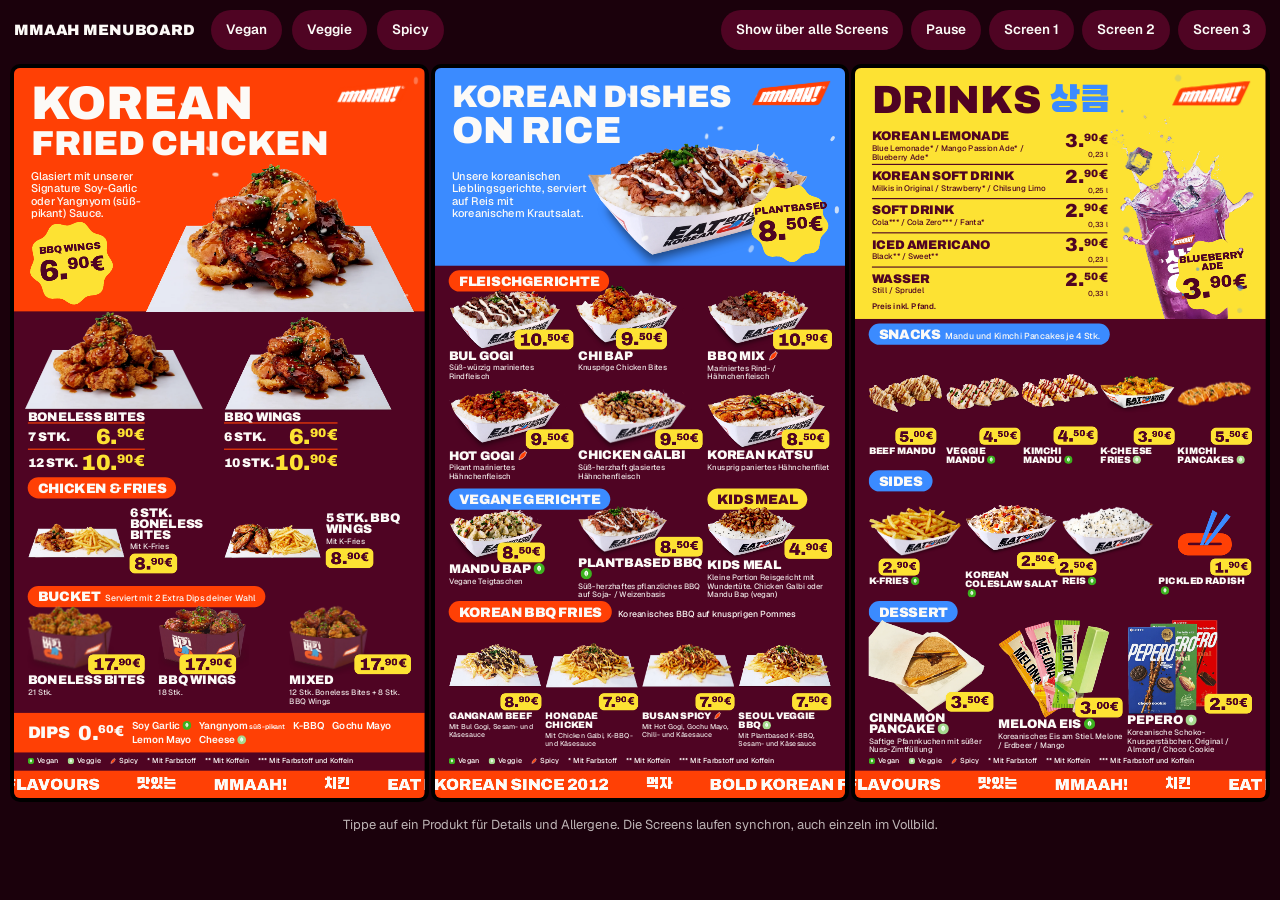
<file: index.html>
<!doctype html>
<html lang="de">
<head>
<meta name="robots" content="noindex, nofollow">
<meta charset="utf-8">
<meta name="viewport" content="width=device-width, initial-scale=1, viewport-fit=cover">
<title>Mmaah Menuboard, drei Screens</title>
<meta name="theme-color" content="#1b010c">
<link rel="icon" href="assets/food/korean-fried-chicken-7st.webp">
<link rel="stylesheet" href="css/board.css">
<style>
html, body { margin: 0; min-height: 100%; background: #1b010c; color: #fcfaf7; font-family: "MB Text", sans-serif; }
.leiste { position: sticky; top: 0; z-index: 60; display: flex; flex-wrap: wrap; align-items: center; gap: 8px 10px; padding: 10px 14px; background: #1b010c; }
.leiste strong { font: 900 15px/1 "MB Display", sans-serif; text-transform: uppercase; letter-spacing: -.01em; margin-right: 6px; }
.knopf { font: 600 13.5px/1 "MB Text", sans-serif; padding: 11px 15px; min-height: 40px; border-radius: 99px; background: #4f0423; color: #fcfaf7; }
.knopf:hover { background: #6a0a33; }
.knopf[aria-pressed="true"] { background: #ff4005; }
.rechts { margin-left: auto; display: flex; gap: 8px; flex-wrap: wrap; }
a.knopf { text-decoration: none; display: inline-flex; align-items: center; }
.wand { display: flex; justify-content: center; gap: var(--spalt); padding: 8px 14px 18px; --spalt: 10px; }
.rahmen { position: relative; flex: none; background: #000; border-radius: 6px; outline: 4px solid #000; overflow: hidden; }
.tipp { padding: 0 14px 18px; font-size: 13px; opacity: .72; text-align: center; }
@media (max-width: 820px) {
  .wand { justify-content: flex-start; overflow-x: auto; scroll-snap-type: x mandatory; -webkit-overflow-scrolling: touch; padding: 8px 12px 16px; }
  .rahmen { scroll-snap-align: center; }
  .leiste { flex-wrap: nowrap; overflow-x: auto; scrollbar-width: none; }
  .leiste::-webkit-scrollbar { display: none; }
  .leiste strong { display: none; }
  .knopf { flex: none; white-space: nowrap; }
  .rechts { margin-left: 0; flex-wrap: nowrap; }
}
</style>
</head>
<body>
<div class="leiste" role="toolbar" aria-label="Menuboard Steuerung">
  <strong>Mmaah Menuboard</strong>
  <button class="knopf" data-f="vegan" aria-pressed="false" type="button">Vegan</button>
  <button class="knopf" data-f="veggie" aria-pressed="false" type="button">Veggie</button>
  <button class="knopf" data-f="spicy" aria-pressed="false" type="button">Spicy</button>
  <div class="rechts">
    <button class="knopf" id="show" type="button">Show über alle Screens</button>
    <button class="knopf" id="pause" aria-pressed="false" type="button">Pause</button>
    <a class="knopf" href="tv.html?tv=1" target="_blank" rel="noopener">Screen 1</a>
    <a class="knopf" href="tv.html?tv=2" target="_blank" rel="noopener">Screen 2</a>
    <a class="knopf" href="tv.html?tv=3" target="_blank" rel="noopener">Screen 3</a>
  </div>
</div>
<main class="wand" id="wand">
  <div class="rahmen"><div class="b" aria-label="Screen 1, Korean Fried Chicken"></div></div>
  <div class="rahmen"><div class="b" aria-label="Screen 2, Reisgerichte und BBQ Fries"></div></div>
  <div class="rahmen"><div class="b" aria-label="Screen 3, Drinks, Snacks, Sides und Dessert"></div></div>
</main>
<p class="tipp">Tippe auf ein Produkt für Details und Allergene. Die Screens laufen synchron, auch einzeln im Vollbild.</p>
<script src="js/daten.js"></script>
<script src="js/allergene.js"></script>
<script src="js/board.js"></script>
<script>
(function () {
  var rahmen = [].slice.call(document.querySelectorAll(".rahmen")), hosts = [].slice.call(document.querySelectorAll(".b"));
  var wand = document.getElementById("wand"), leiste = document.querySelector(".leiste");
  function passt() {
    var eng = innerWidth <= 820;
    var hoehe = innerHeight - leiste.offsetHeight - 58;
    var breite = eng ? innerWidth - 40 : (innerWidth - 28 - 20) / 3;
    var s = eng ? breite / 1080 : Math.min(breite / 1080, hoehe / 1920);
    rahmen.forEach(function (r, i) {
      r.style.width = 1080 * s + "px"; r.style.height = 1920 * s + "px";
      hosts[i].style.transform = "scale(" + s + ")";
    });
  }
  MB.start(hosts.map(function (h, i) { return { el: h, nr: i + 1 }; }), { art: "m" }).then(function () {
    passt(); addEventListener("resize", passt);
    MB.laden();
    var pause = false, versatz = 0, stand = 0;
    (function schleife() {
      if (!pause) { stand = (Date.now() / 1000 + versatz) % MB.LOOP; MB.zeit(stand); }
      requestAnimationFrame(schleife);
    })();
    document.getElementById("pause").addEventListener("click", function () {
      if (pause) versatz = (stand - Date.now() / 1000) % MB.LOOP;
      pause = !pause; this.setAttribute("aria-pressed", pause); this.textContent = pause ? "Weiter" : "Pause";
    });
    document.getElementById("show").addEventListener("click", function () {
      /* Springt direkt zur Animation über alle drei Screens */
      versatz = (23.7 - Date.now() / 1000) % MB.LOOP;
      if (pause) { pause = false; var p = document.getElementById("pause"); p.setAttribute("aria-pressed", false); p.textContent = "Pause"; }
    });
    var filter = null, knoepfe = [].slice.call(document.querySelectorAll("[data-f]"));
    knoepfe.forEach(function (k) {
      k.addEventListener("click", function () {
        filter = filter === k.dataset.f ? null : k.dataset.f;
        knoepfe.forEach(function (x) { x.setAttribute("aria-pressed", x.dataset.f === filter); });
        MB.filter(filter);
      });
    });
    addEventListener("keydown", function (e) {
      if (e.key === " ") { e.preventDefault(); document.getElementById("pause").click(); }
      if (e.key === "Escape") { MB.boards.forEach(function (b) { b.schliesse(); }); }
    });
  });
})();
</script>
</body>
</html>
</file>
<file: css/board.css>
/* Mmaah Menuboard. Jeder Screen ist 1080 x 1920 Pixel und wird als Ganzes skaliert.
   National 2 ist lizenziert und kommt nur vom Rechner (local), online springt Archivo ein. Das Video wird lokal mit National 2 gerendert. */
@font-face { font-family: "MB Display"; src: local("National 2 Black"), local("National2-Black"), url(../assets/fonts/archivo.woff2) format("woff2"); font-weight: 100 900; font-display: block; }
@font-face { font-family: "MB Text"; src: local("National 2 Medium"), local("National2-Medium"), url(../assets/fonts/geist.woff2) format("woff2"); font-weight: 100 900; font-display: block; }
@font-face { font-family: "MB Han"; src: url(../assets/fonts/blackhansans.woff2) format("woff2"); font-display: block; }

:root { --o: #ff4005; --p: #4f0423; --b: #3b8bff; --g: #fde233; --c: #fcfaf7; --gruen: #3db11f; --hgruen: #a6d98f; }
* { box-sizing: border-box; margin: 0; }
button { font: inherit; color: inherit; background: none; border: 0; padding: 0; text-align: left; cursor: pointer; -webkit-tap-highlight-color: transparent; }

.tv { position: absolute; left: 0; top: 0; width: 1080px; height: 1920px; overflow: hidden; background: var(--p); color: var(--c); font-family: "MB Text", sans-serif; font-weight: 500; transform-origin: 0 0; user-select: none; }
.d { font-family: "MB Display", sans-serif; font-weight: 900; text-transform: uppercase; letter-spacing: -.014em; line-height: .86; }
.han { font-family: "MB Han", sans-serif; font-weight: 400; letter-spacing: 0; text-transform: none; }
.fit { display: block; white-space: nowrap; width: max-content; }

/* Preis wie in der Mmaah Karte: hochgestellte Cent */
.pr { display: inline-flex; align-items: flex-start; font-family: "MB Display", sans-serif; font-weight: 900; color: var(--g); line-height: .9; letter-spacing: -.02em; font-size: 58px; white-space: nowrap; }
.pr sup { font-size: .56em; line-height: 1; margin-top: .02em; letter-spacing: 0; }
.pr i { font-style: normal; font-size: .72em; margin-left: .04em; margin-top: .06em; }

/* Zeichen */
.tg { display: inline-flex; gap: 6px; vertical-align: -.1em; margin-left: .22em; }
.ic { width: .9em; height: .9em; display: inline-block; flex: none; }

/* Hero */
.hero { position: absolute; left: 0; right: 0; top: 0; overflow: hidden; }
.hero--o { background: var(--o); } .hero--b { background: var(--b); } .hero--g { background: var(--g); color: var(--p); }
.h-titel { position: absolute; left: 44px; top: 40px; z-index: 3; }
.h-unter { position: absolute; left: 44px; z-index: 3; font-size: 29px; line-height: 1.14; font-weight: 500; }
.h-logo { position: absolute; right: 40px; z-index: 5; width: 206px; }
.h-logo svg { display: block; width: 100%; height: auto; }
.h-akt { position: absolute; inset: 0; will-change: transform, opacity; visibility: hidden; }
.h-bild { position: absolute; will-change: transform; }
.h-bild img, .h-bild canvas { display: block; width: 100%; height: auto; }
.siegel { position: absolute; z-index: 4; will-change: transform; color: var(--p); display: flex; align-items: center; justify-content: center; text-align: center; }
.siegel svg { position: absolute; inset: 0; width: 100%; height: 100%; }
.siegel > div { position: relative; }
.siegel .pr { color: var(--p); font-size: 78px; }
.s-name { font-size: 26px; display: block; margin-bottom: 7px; line-height: .94; }
.siegel > div { max-width: 82%; }
.teilchen { position: absolute; border-radius: 50%; z-index: 2; pointer-events: none; }

/* Bereiche */
.pille { display: inline-block; background: var(--o); color: var(--c); border-radius: 99px; padding: 11px 26px 9px; font-size: 36px; line-height: 1; }
.pille--b { background: var(--b); } .pille--g { background: var(--g); color: var(--p); }
.pille small { font: 500 23px/1 "MB Text", sans-serif; text-transform: none; letter-spacing: 0; margin-left: 12px; }
.ber { position: absolute; left: 36px; right: 36px; }
.kopf-z { display: flex; align-items: center; gap: 18px; font-size: 25px; }

/* Kacheln */
.kachel { position: absolute; display: flex; flex-direction: column; transition: opacity .35s, filter .35s; border-radius: 22px; }
.k-bild { display: flex; align-items: center; justify-content: center; flex: 1 1 0; min-height: 0; will-change: transform; }
.k-bild img { max-width: 100%; max-height: 100%; display: block; object-fit: contain; }
.k-bild .ill { width: 58%; }
.k-text { position: relative; flex: none; display: block; }
.k--m .k-text { min-height: 94px; }
.k--s .k-text { min-height: 56px; }
.k--quer .k-text { min-height: 0; }
.k-name { display: block; font-size: 33px; }
.k-kurz { display: block; font-size: 20.5px; line-height: 1.13; margin-top: 5px; opacity: .9; }
.k-preis { display: inline-block; margin-top: 8px; will-change: transform; transform-origin: 0 60%; }
.k--s .k-name { font-size: 25px; line-height: .98; } .k--s .k-kurz { display: none; } .k--s .pr { font-size: 40px; }
.k--m .pr { font-size: 52px; }
/* Preis Fähnchen direkt am Produkt, wie auf einem Fast Food Board */
.k--m:not(.k--quer) .k-preis, .k--s .k-preis { position: absolute; right: 0; top: -54px; margin: 0; background: var(--g); border-radius: 14px; padding: 7px 12px 4px; transform-origin: 100% 100%; }
.k--m:not(.k--quer) .k-preis .pr, .k--s .k-preis .pr { color: var(--p); }
.k--s .k-preis { top: -48px; padding: 6px 10px 3px; }
.k--mitkurz .k-kurz { display: block; font-size: 18.5px; }
.k--mitkurz .k-text { min-height: 112px; }
.k--m .pr { font-size: 46px; }
.k--quer .k-preis { background: var(--g); border-radius: 14px; padding: 7px 12px 4px; }
.k--quer .k-preis .pr { color: var(--p); }
.k--quer { flex-direction: row; align-items: center; gap: 12px; }
.k--quer .k-bild { flex: 0 0 52%; height: 100%; }
.k--quer .k-text { flex: 1 1 0; }
.zeile { display: flex; justify-content: space-between; align-items: center; padding: 8px 0 6px; border-top: 3px solid var(--o); font-size: 33px; }
.zeile:first-child { border-top: 0; }

/* Getränkeliste im Hero */
.liste { position: absolute; left: 44px; z-index: 3; width: 620px; color: var(--p); }
.liste .reihe { display: grid; grid-template-columns: 1fr auto; column-gap: 16px; align-items: center; width: 100%; padding: 8px 0 7px; border-top: 3px solid var(--p); transition: opacity .35s; }
.liste .reihe:first-child { border-top: 0; }
.liste .r-name { font-size: 33px; }
.liste .r-kurz { font-size: 21px; line-height: 1.12; display: block; margin-top: 4px; }
.liste .pr { color: var(--p); font-size: 50px; }
.liste .r-menge { font-size: 19px; display: block; text-align: right; margin-top: 2px; }

/* Dips */
.dips { position: absolute; left: 0; right: 0; background: var(--o); display: flex; align-items: center; gap: 22px; padding: 0 36px; }
.dips .d-t { font-size: 44px; }
.dips .pr { color: var(--c); font-size: 54px; }
.dips ul { display: flex; flex-wrap: wrap; gap: 4px 20px; list-style: none; padding: 0; flex: 1; font-size: 26px; font-weight: 600; }
.dips li small { font-size: 18px; margin-left: 4px; }

/* Fuß */
.legende { position: absolute; left: 36px; right: 36px; display: flex; gap: 24px; align-items: center; font-size: 19px; white-space: nowrap; overflow: hidden; }
.legende span { display: inline-flex; align-items: center; gap: 7px; }
.ticker { position: absolute; left: 0; right: 0; bottom: 0; height: 72px; background: var(--o); overflow: hidden; }
.ticker-spur { position: absolute; left: 0; top: 0; height: 100%; display: flex; align-items: center; white-space: nowrap; will-change: transform; color: var(--c); font-size: 42px; }
.ticker-spur > span { flex: none; width: 2160px; display: flex; justify-content: space-around; align-items: center; }

/* Filter */
.tv.gefiltert [data-tags]:not(.treffer) { opacity: .13; filter: grayscale(1); }
.tv [data-tags].treffer .k-bild { filter: none; }

/* Animation über alle drei Screens */
.take { position: absolute; inset: 0; z-index: 30; background: var(--c); color: #000; visibility: hidden; will-change: transform; overflow: hidden; }
.take .t-mitte { position: absolute; left: 40px; right: 40px; top: 0; bottom: 0; display: flex; flex-direction: column; justify-content: center; gap: 28px; }
.flug { position: absolute; z-index: 31; visibility: hidden; will-change: transform; pointer-events: none; }
.flug img { display: block; width: 100%; height: auto; }
.flug--maske img { -webkit-mask-image: linear-gradient(180deg, #000 74%, transparent 90%); mask-image: linear-gradient(180deg, #000 74%, transparent 90%); }

/* Detail bei Klick */
.detail { position: absolute; inset: 0; z-index: 40; background: rgba(79, 4, 35, .94); display: none; padding: 60px 56px; flex-direction: column; color: var(--c); }
.detail.an { display: flex; animation: dein .32s cubic-bezier(.2, .9, .2, 1); }
@keyframes dein { from { opacity: 0; transform: translateY(40px) scale(.98); } }
.detail .d-bild { flex: 1 1 0; min-height: 0; display: flex; align-items: center; justify-content: center; }
.detail .d-bild img, .detail .d-bild svg { max-width: 100%; max-height: 100%; display: block; }
.detail h3 { font-size: 92px; margin: 24px 0 14px; }
.detail .d-preise { display: flex; flex-wrap: wrap; gap: 14px 44px; align-items: flex-end; margin-bottom: 20px; }
.detail .d-preise .pr { font-size: 106px; }
.detail .d-preise small { display: block; font-size: 30px; margin-bottom: 8px; }
.detail p { font-size: 34px; line-height: 1.2; margin-bottom: 14px; }
.detail .d-al { font-size: 26px; opacity: .85; }
.detail .d-zu { position: absolute; right: 36px; top: 36px; width: 84px; height: 84px; border-radius: 50%; background: var(--o); color: var(--c); font: 900 54px/84px "MB Display", sans-serif; text-align: center; }

@media (prefers-reduced-motion: reduce) { .detail.an { animation: none; } }
</file>
